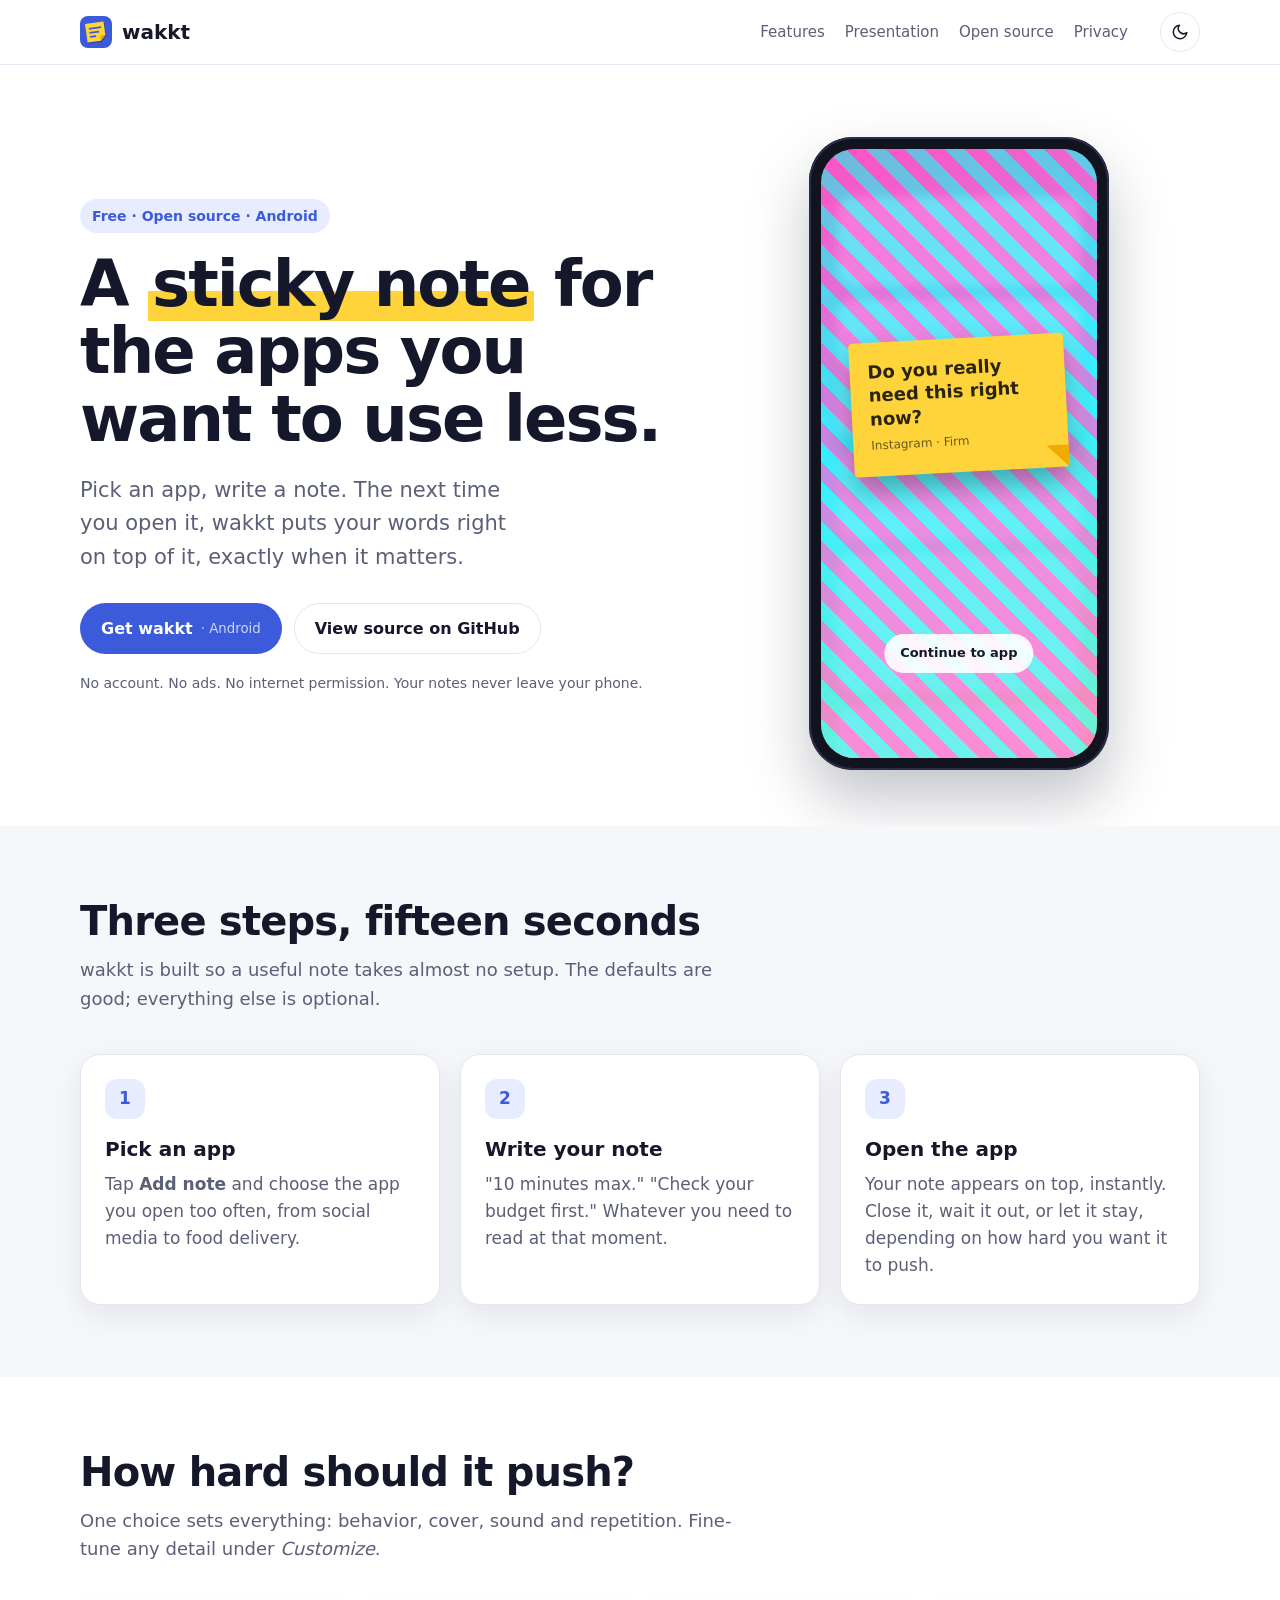
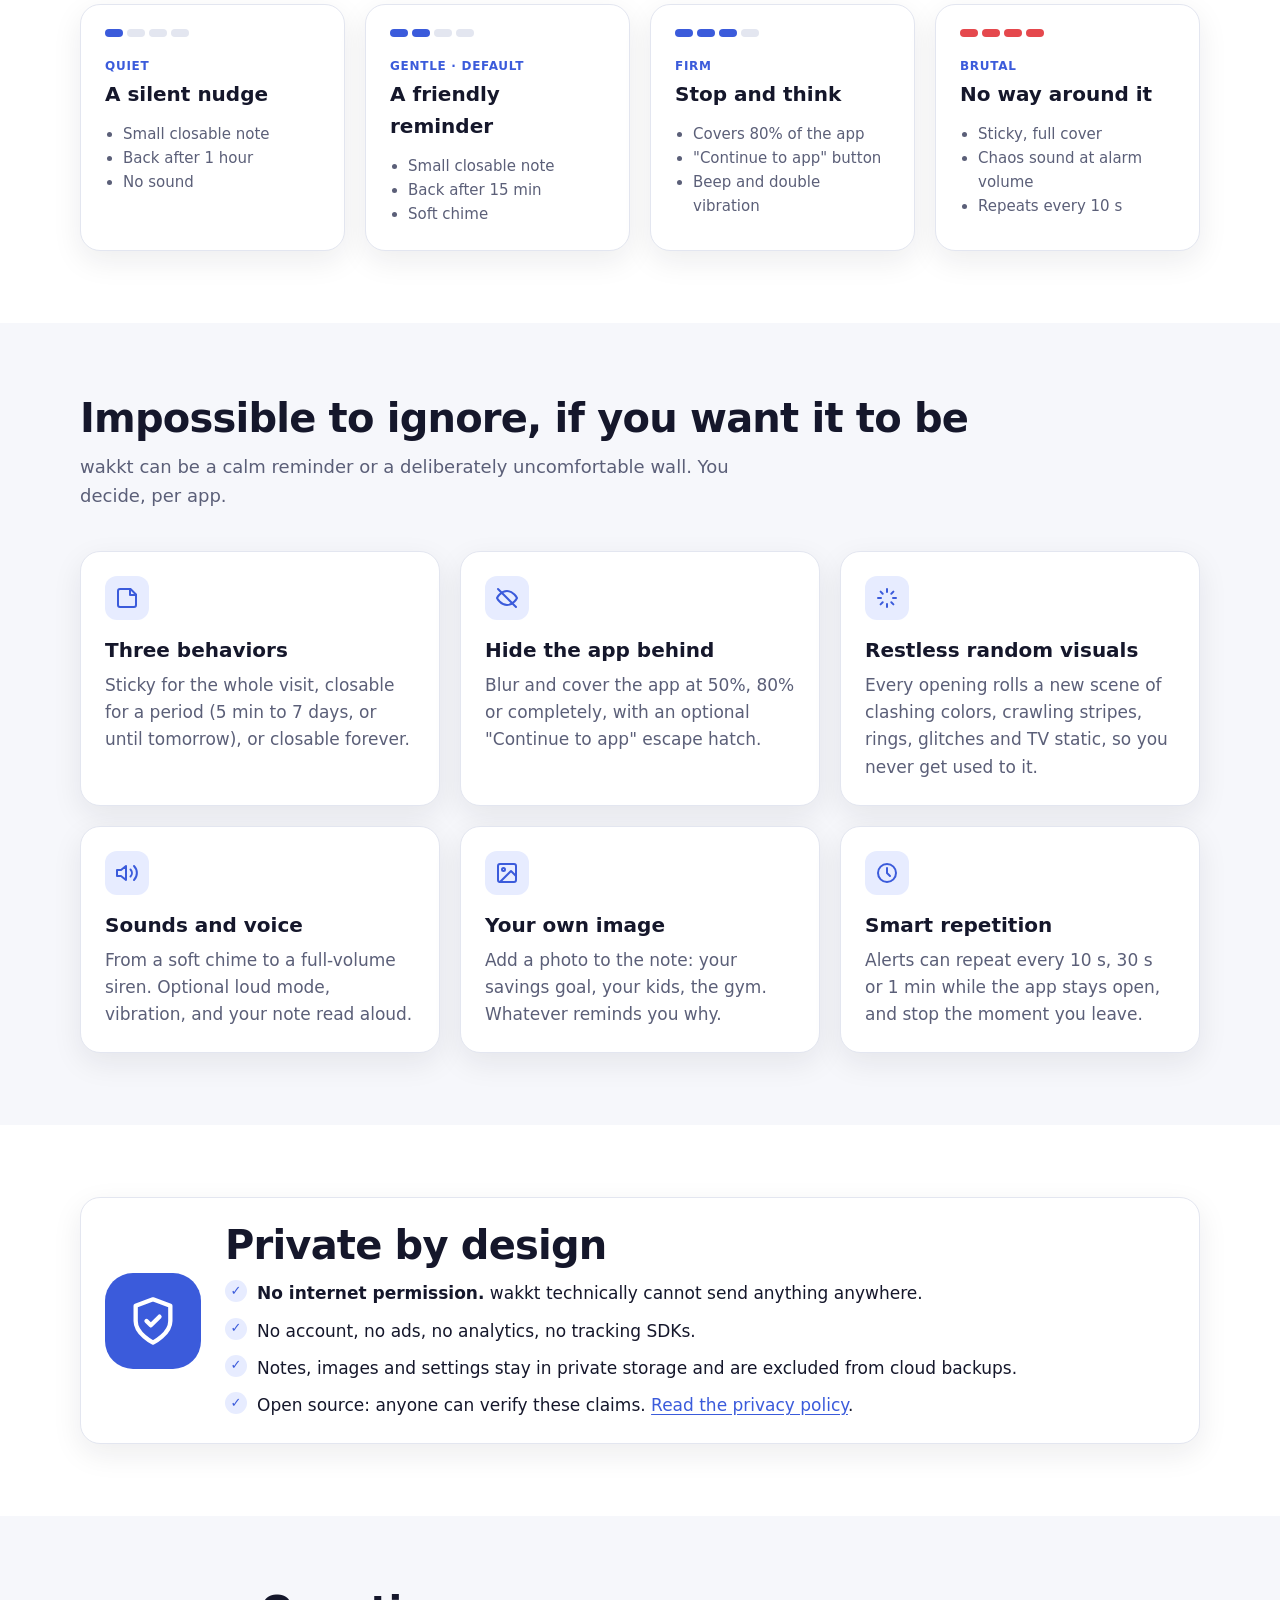
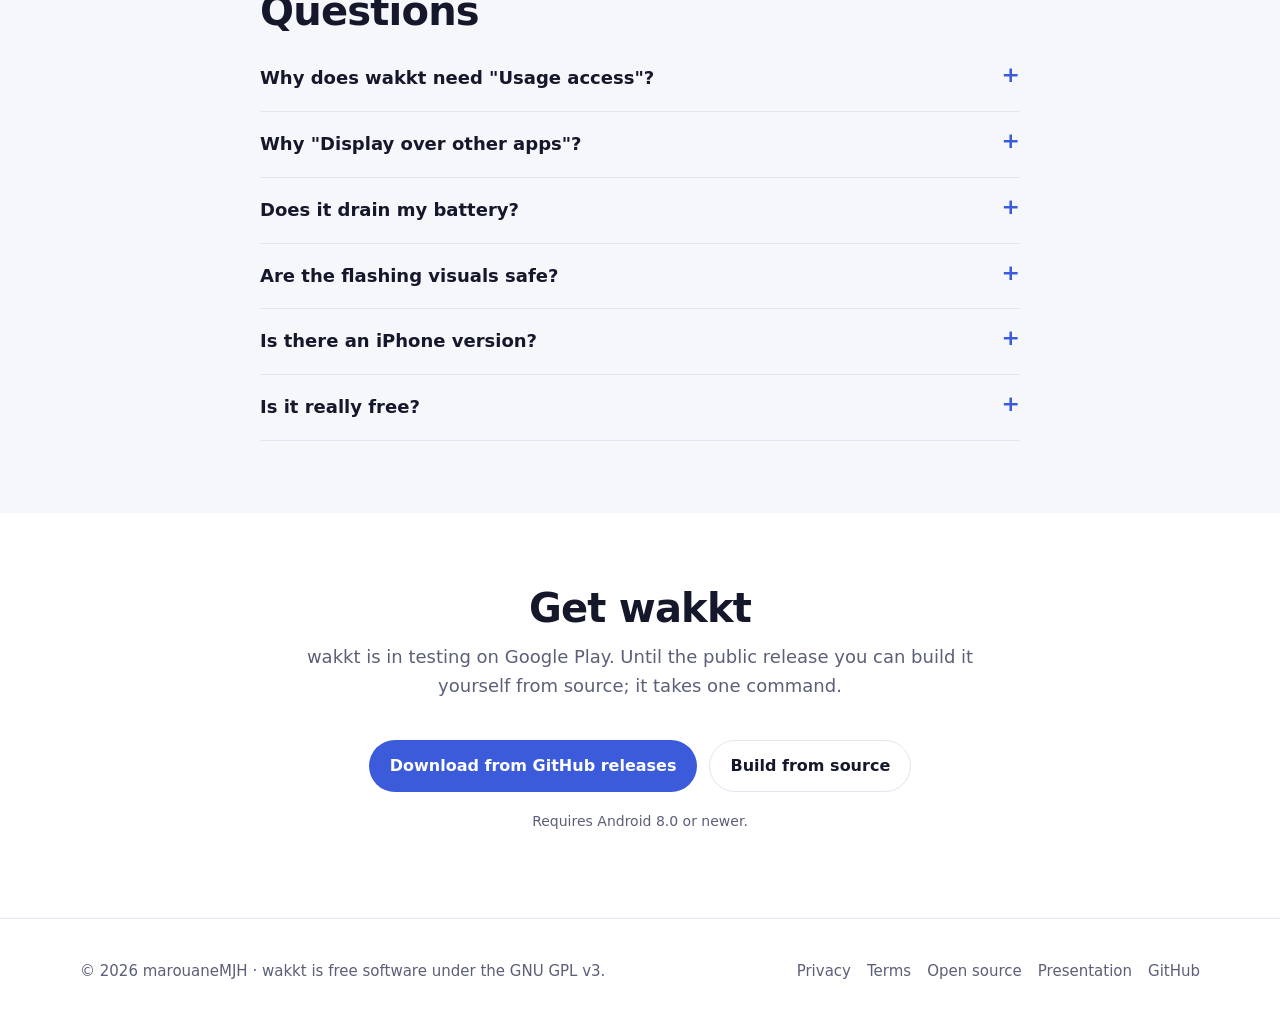
<file: docs/index.html>
<!doctype html>
<html lang="en">
<head>
<meta charset="utf-8">
<meta name="viewport" content="width=device-width, initial-scale=1">
<title>wakkt – a sticky note for the apps you want to use less</title>
<meta name="description" content="wakkt shows your own note the moment you open an app you chose. Free, open source and private: no internet permission, no tracking.">
<meta name="color-scheme" content="light dark">
<meta name="theme-color" content="#3b5bdb">
<meta property="og:type" content="website">
<meta property="og:title" content="wakkt – a sticky note for the apps you want to use less">
<meta property="og:description" content="wakkt shows your own note the moment you open an app you chose. Free, open source and private: no internet permission, no tracking.">
<meta property="og:image" content="assets/og-image.png">
<link rel="icon" href="assets/icon.svg" type="image/svg+xml">
<link rel="apple-touch-icon" href="assets/icon-512.png">
<link rel="stylesheet" href="assets/style.css">
<script src="assets/site.js"></script>
</head>
<body>
<a class="skip-link" href="#main">Skip to content</a>
<header class="site-header">
  <div class="wrap">
    <a class="brand" href="index.html"><img src="assets/icon.svg" alt="" width="32" height="32">wakkt</a>
    <nav class="nav" aria-label="Main">
      <a href="index.html#features" class="hide-sm">Features</a>
      <a href="presentation.html">Presentation</a>
      <a href="open-source.html">Open source</a>
      <a href="privacy.html" class="hide-sm">Privacy</a>
    </nav>
    <button class="theme-toggle" type="button" aria-label="Toggle dark mode"><svg viewBox="0 0 24 24" fill="none" stroke="currentColor" stroke-width="2" stroke-linecap="round" stroke-linejoin="round" aria-hidden="true"><path d="M21 12.8A9 9 0 1 1 11.2 3a7 7 0 0 0 9.8 9.8z"/></svg></button>
  </div>
</header>
<main id="main">

<section class="hero">
  <div class="wrap">
    <div>
      <span class="eyebrow">Free · Open source · Android</span>
      <h1>A <span class="hl">sticky note</span> for the apps you want to use less.</h1>
      <p class="lead">Pick an app, write a note. The next time you open it, wakkt puts your words right on top of it, exactly when it matters.</p>
      <div class="cta">
        <a class="btn btn-primary" href="#get">Get wakkt <small>· Android</small></a>
        <a class="btn btn-ghost" href="https://github.com/marouaneMJH/wakkt">View source on GitHub</a>
      </div>
      <p class="meta">No account. No ads. No internet permission. Your notes never leave your phone.</p>
    </div>
    <div aria-hidden="true">
      <div class="phone">
        <div class="screen">
          <div class="feed"><span></span><span></span><span></span><span></span><span></span></div>
          <div class="chaos"></div>
          <div class="sticky">Do you really need this right now?<small>Instagram · Firm</small></div>
          <div class="continue">Continue to app</div>
        </div>
      </div>
    </div>
  </div>
</section>

<section id="how" class="alt">
  <div class="wrap">
    <h2>Three steps, fifteen seconds</h2>
    <p class="section-lead">wakkt is built so a useful note takes almost no setup. The defaults are good; everything else is optional.</p>
    <div class="grid grid-3">
      <div class="card"><div class="step-n">1</div><h3>Pick an app</h3><p>Tap <strong>Add note</strong> and choose the app you open too often, from social media to food delivery.</p></div>
      <div class="card"><div class="step-n">2</div><h3>Write your note</h3><p>"10 minutes max." "Check your budget first." Whatever you need to read at that moment.</p></div>
      <div class="card"><div class="step-n">3</div><h3>Open the app</h3><p>Your note appears on top, instantly. Close it, wait it out, or let it stay, depending on how hard you want it to push.</p></div>
    </div>
  </div>
</section>

<section id="intensity">
  <div class="wrap">
    <h2>How hard should it push?</h2>
    <p class="section-lead">One choice sets everything: behavior, cover, sound and repetition. Fine-tune any detail under <em>Customize</em>.</p>
    <div class="grid grid-4">
      <div class="card preset"><div class="level"><i class="on"></i><i></i><i></i><i></i></div><span class="badge">Quiet</span><h3>A silent nudge</h3><ul><li>Small closable note</li><li>Back after 1 hour</li><li>No sound</li></ul></div>
      <div class="card preset"><div class="level"><i class="on"></i><i class="on"></i><i></i><i></i></div><span class="badge">Gentle · default</span><h3>A friendly reminder</h3><ul><li>Small closable note</li><li>Back after 15 min</li><li>Soft chime</li></ul></div>
      <div class="card preset"><div class="level"><i class="on"></i><i class="on"></i><i class="on"></i><i></i></div><span class="badge">Firm</span><h3>Stop and think</h3><ul><li>Covers 80% of the app</li><li>"Continue to app" button</li><li>Beep and double vibration</li></ul></div>
      <div class="card preset brutal"><div class="level"><i class="on"></i><i class="on"></i><i class="on"></i><i class="on"></i></div><span class="badge">Brutal</span><h3>No way around it</h3><ul><li>Sticky, full cover</li><li>Chaos sound at alarm volume</li><li>Repeats every 10 s</li></ul></div>
    </div>
  </div>
</section>

<section id="features" class="alt">
  <div class="wrap">
    <h2>Impossible to ignore, if you want it to be</h2>
    <p class="section-lead">wakkt can be a calm reminder or a deliberately uncomfortable wall. You decide, per app.</p>
    <div class="grid grid-3">
      <div class="card"><div class="icon"><svg viewBox="0 0 24 24" fill="none" stroke="currentColor" stroke-width="2" stroke-linecap="round" stroke-linejoin="round" aria-hidden="true"><path d="M15.5 3H5a2 2 0 0 0-2 2v14a2 2 0 0 0 2 2h14a2 2 0 0 0 2-2V8.5L15.5 3z"/><path d="M15 3v6h6"/></svg></div><h3>Three behaviors</h3><p>Sticky for the whole visit, closable for a period (5 min to 7 days, or until tomorrow), or closable forever.</p></div>
      <div class="card"><div class="icon"><svg viewBox="0 0 24 24" fill="none" stroke="currentColor" stroke-width="2" stroke-linecap="round" stroke-linejoin="round" aria-hidden="true"><path d="M2 12s3.5-7 10-7 10 7 10 7-3.5 7-10 7S2 12 2 12z"/><path d="M3 3l18 18"/></svg></div><h3>Hide the app behind</h3><p>Blur and cover the app at 50%, 80% or completely, with an optional "Continue to app" escape hatch.</p></div>
      <div class="card"><div class="icon"><svg viewBox="0 0 24 24" fill="none" stroke="currentColor" stroke-width="2" stroke-linecap="round" stroke-linejoin="round" aria-hidden="true"><path d="M12 3v3M12 18v3M3 12h3M18 12h3M5.6 5.6l2.1 2.1M16.3 16.3l2.1 2.1M5.6 18.4l2.1-2.1M16.3 7.7l2.1-2.1"/></svg></div><h3>Restless random visuals</h3><p>Every opening rolls a new scene of clashing colors, crawling stripes, rings, glitches and TV static, so you never get used to it.</p></div>
      <div class="card"><div class="icon"><svg viewBox="0 0 24 24" fill="none" stroke="currentColor" stroke-width="2" stroke-linecap="round" stroke-linejoin="round" aria-hidden="true"><path d="M11 5L6 9H2v6h4l5 4V5z"/><path d="M15.5 8.5a5 5 0 0 1 0 7M19 5a10 10 0 0 1 0 14"/></svg></div><h3>Sounds and voice</h3><p>From a soft chime to a full-volume siren. Optional loud mode, vibration, and your note read aloud.</p></div>
      <div class="card"><div class="icon"><svg viewBox="0 0 24 24" fill="none" stroke="currentColor" stroke-width="2" stroke-linecap="round" stroke-linejoin="round" aria-hidden="true"><rect x="3" y="3" width="18" height="18" rx="2"/><circle cx="8.5" cy="8.5" r="1.5"/><path d="M21 15l-5-5L5 21"/></svg></div><h3>Your own image</h3><p>Add a photo to the note: your savings goal, your kids, the gym. Whatever reminds you why.</p></div>
      <div class="card"><div class="icon"><svg viewBox="0 0 24 24" fill="none" stroke="currentColor" stroke-width="2" stroke-linecap="round" stroke-linejoin="round" aria-hidden="true"><circle cx="12" cy="12" r="9"/><path d="M12 7v5l3 3"/></svg></div><h3>Smart repetition</h3><p>Alerts can repeat every 10 s, 30 s or 1 min while the app stays open, and stop the moment you leave.</p></div>
    </div>
  </div>
</section>

<section id="privacy">
  <div class="wrap">
    <div class="card privacy-box">
      <div class="shield" aria-hidden="true"><svg viewBox="0 0 24 24" fill="none" stroke="currentColor" stroke-width="2" stroke-linecap="round" stroke-linejoin="round"><path d="M12 22s8-4 8-10V5l-8-3-8 3v7c0 6 8 10 8 10z"/><path d="M9 12l2 2 4-4"/></svg></div>
      <div>
        <h2>Private by design</h2>
        <ul class="checks">
          <li><strong>No internet permission.</strong> wakkt technically cannot send anything anywhere.</li>
          <li>No account, no ads, no analytics, no tracking SDKs.</li>
          <li>Notes, images and settings stay in private storage and are excluded from cloud backups.</li>
          <li>Open source: anyone can verify these claims. <a href="privacy.html">Read the privacy policy</a>.</li>
        </ul>
      </div>
    </div>
  </div>
</section>

<section id="faq" class="alt">
  <div class="narrow">
    <h2>Questions</h2>
    <details><summary>Why does wakkt need "Usage access"?</summary><p>To know which app is on screen, so the right note appears at the right moment. wakkt only checks the current app; it doesn't record or analyze your usage history.</p></details>
    <details><summary>Why "Display over other apps"?</summary><p>That's how the note is drawn on top of the app you open. Without it, wakkt can't show anything.</p></details>
    <details><summary>Does it drain my battery?</summary><p>wakkt checks the foreground app twice a second while the screen is on and pauses when it's off. Animations only run while a note is visible. If your phone kills background apps aggressively, exclude wakkt from battery optimization (Settings in the app explains how).</p></details>
    <details><summary>Are the flashing visuals safe?</summary><p>The visuals are designed to be unpleasant, not dangerous: nothing strobes, colors drift smoothly, and every pattern changes at most 2.5 times per second, below the 3-per-second limit in seizure-safety guidelines. If any visual makes you uncomfortable, choose the Quiet or Gentle intensity.</p></details>
    <details><summary>Is there an iPhone version?</summary><p>No. iOS doesn't allow apps to draw over other apps or detect which app is open, so wakkt can't work there.</p></details>
    <details><summary>Is it really free?</summary><p>Yes. wakkt is free software under the GNU GPL v3. No in-app purchases, no ads, no premium tier.</p></details>
  </div>
</section>

<section id="get">
  <div class="wrap" style="text-align:center">
    <h2>Get wakkt</h2>
    <p class="section-lead" style="margin-inline:auto">wakkt is in testing on Google Play. Until the public release you can build it yourself from source; it takes one command.</p>
    <div class="cta" style="justify-content:center">
      <a class="btn btn-primary" href="https://github.com/marouaneMJH/wakkt/releases">Download from GitHub releases</a>
      <a class="btn btn-ghost" href="open-source.html#build">Build from source</a>
    </div>
    <p class="meta">Requires Android 8.0 or newer.</p>
  </div>
</section>
</main>
<footer class="site-footer">
  <div class="wrap">
    <div>© <span data-year>2026</span> marouaneMJH · wakkt is free software under the <a href="open-source.html#license">GNU GPL v3</a>.</div>
    <nav aria-label="Footer">
      <a href="privacy.html">Privacy</a>
      <a href="terms.html">Terms</a>
      <a href="open-source.html">Open source</a>
      <a href="presentation.html">Presentation</a>
      <a href="https://github.com/marouaneMJH/wakkt">GitHub</a>
    </nav>
  </div>
</footer>
</body>
</html>
</file>
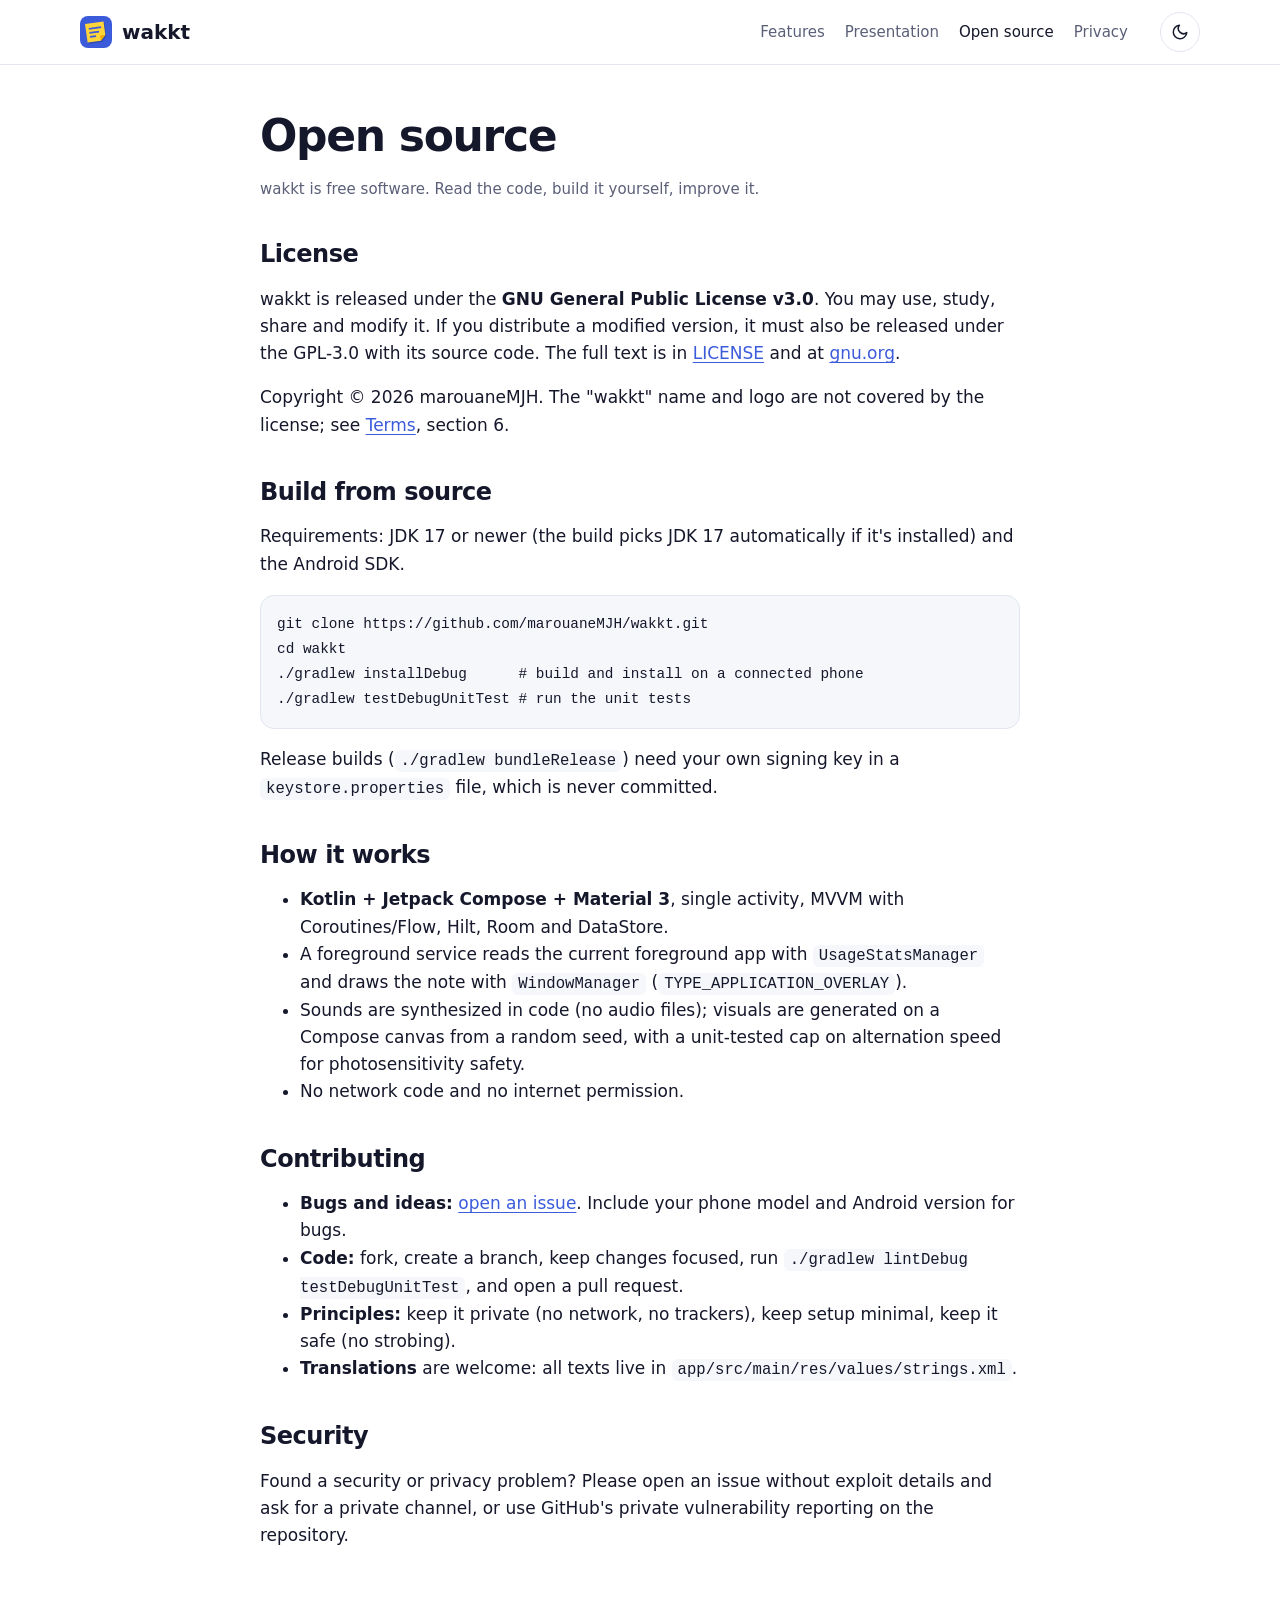
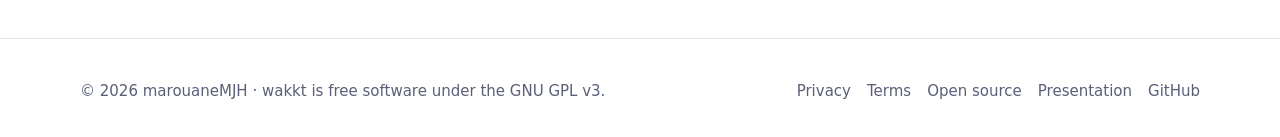
<file: docs/open-source.html>
<!doctype html>
<html lang="en">
<head>
<meta charset="utf-8">
<meta name="viewport" content="width=device-width, initial-scale=1">
<title>Open source – wakkt</title>
<meta name="description" content="wakkt is free software under the GNU GPL v3. Build it, audit it, contribute.">
<meta name="color-scheme" content="light dark">
<meta name="theme-color" content="#3b5bdb">
<meta property="og:type" content="website">
<meta property="og:title" content="Open source – wakkt">
<meta property="og:description" content="wakkt is free software under the GNU GPL v3. Build it, audit it, contribute.">
<meta property="og:image" content="assets/og-image.png">
<link rel="icon" href="assets/icon.svg" type="image/svg+xml">
<link rel="apple-touch-icon" href="assets/icon-512.png">
<link rel="stylesheet" href="assets/style.css">
<script src="assets/site.js"></script>
</head>
<body>
<a class="skip-link" href="#main">Skip to content</a>
<header class="site-header">
  <div class="wrap">
    <a class="brand" href="index.html"><img src="assets/icon.svg" alt="" width="32" height="32">wakkt</a>
    <nav class="nav" aria-label="Main">
      <a href="index.html#features" class="hide-sm">Features</a>
      <a href="presentation.html">Presentation</a>
      <a href="open-source.html" aria-current="page">Open source</a>
      <a href="privacy.html" class="hide-sm">Privacy</a>
    </nav>
    <button class="theme-toggle" type="button" aria-label="Toggle dark mode"><svg viewBox="0 0 24 24" fill="none" stroke="currentColor" stroke-width="2" stroke-linecap="round" stroke-linejoin="round" aria-hidden="true"><path d="M21 12.8A9 9 0 1 1 11.2 3a7 7 0 0 0 9.8 9.8z"/></svg></button>
  </div>
</header>
<main id="main">

<article class="doc narrow">
  <h1>Open source</h1>
  <p class="updated">wakkt is free software. Read the code, build it yourself, improve it.</p>

  <h2 id="license">License</h2>
  <p>wakkt is released under the <strong>GNU General Public License v3.0</strong>. You may use, study, share and modify it. If you distribute a modified version, it must also be released under the GPL-3.0 with its source code. The full text is in <a href="https://github.com/marouaneMJH/wakkt/blob/main/LICENSE">LICENSE</a> and at <a href="https://www.gnu.org/licenses/gpl-3.0.html">gnu.org</a>.</p>
  <p>Copyright © 2026 marouaneMJH. The "wakkt" name and logo are not covered by the license; see <a href="terms.html">Terms</a>, section 6.</p>

  <h2 id="build">Build from source</h2>
  <p>Requirements: JDK 17 or newer (the build picks JDK 17 automatically if it's installed) and the Android SDK.</p>
<pre><code>git clone https://github.com/marouaneMJH/wakkt.git
cd wakkt
./gradlew installDebug      # build and install on a connected phone
./gradlew testDebugUnitTest # run the unit tests</code></pre>
  <p>Release builds (<code>./gradlew bundleRelease</code>) need your own signing key in a <code>keystore.properties</code> file, which is never committed.</p>

  <h2>How it works</h2>
  <ul>
    <li><strong>Kotlin + Jetpack Compose + Material 3</strong>, single activity, MVVM with Coroutines/Flow, Hilt, Room and DataStore.</li>
    <li>A foreground service reads the current foreground app with <code>UsageStatsManager</code> and draws the note with <code>WindowManager</code> (<code>TYPE_APPLICATION_OVERLAY</code>).</li>
    <li>Sounds are synthesized in code (no audio files); visuals are generated on a Compose canvas from a random seed, with a unit-tested cap on alternation speed for photosensitivity safety.</li>
    <li>No network code and no internet permission.</li>
  </ul>

  <h2>Contributing</h2>
  <ul>
    <li><strong>Bugs and ideas:</strong> <a href="https://github.com/marouaneMJH/wakkt/issues">open an issue</a>. Include your phone model and Android version for bugs.</li>
    <li><strong>Code:</strong> fork, create a branch, keep changes focused, run <code>./gradlew lintDebug testDebugUnitTest</code>, and open a pull request.</li>
    <li><strong>Principles:</strong> keep it private (no network, no trackers), keep setup minimal, keep it safe (no strobing).</li>
    <li><strong>Translations</strong> are welcome: all texts live in <code>app/src/main/res/values/strings.xml</code>.</li>
  </ul>

  <h2>Security</h2>
  <p>Found a security or privacy problem? Please open an issue without exploit details and ask for a private channel, or use GitHub's private vulnerability reporting on the repository.</p>
</article>
</main>
<footer class="site-footer">
  <div class="wrap">
    <div>© <span data-year>2026</span> marouaneMJH · wakkt is free software under the <a href="open-source.html#license">GNU GPL v3</a>.</div>
    <nav aria-label="Footer">
      <a href="privacy.html">Privacy</a>
      <a href="terms.html">Terms</a>
      <a href="open-source.html">Open source</a>
      <a href="presentation.html">Presentation</a>
      <a href="https://github.com/marouaneMJH/wakkt">GitHub</a>
    </nav>
  </div>
</footer>
</body>
</html>
</file>
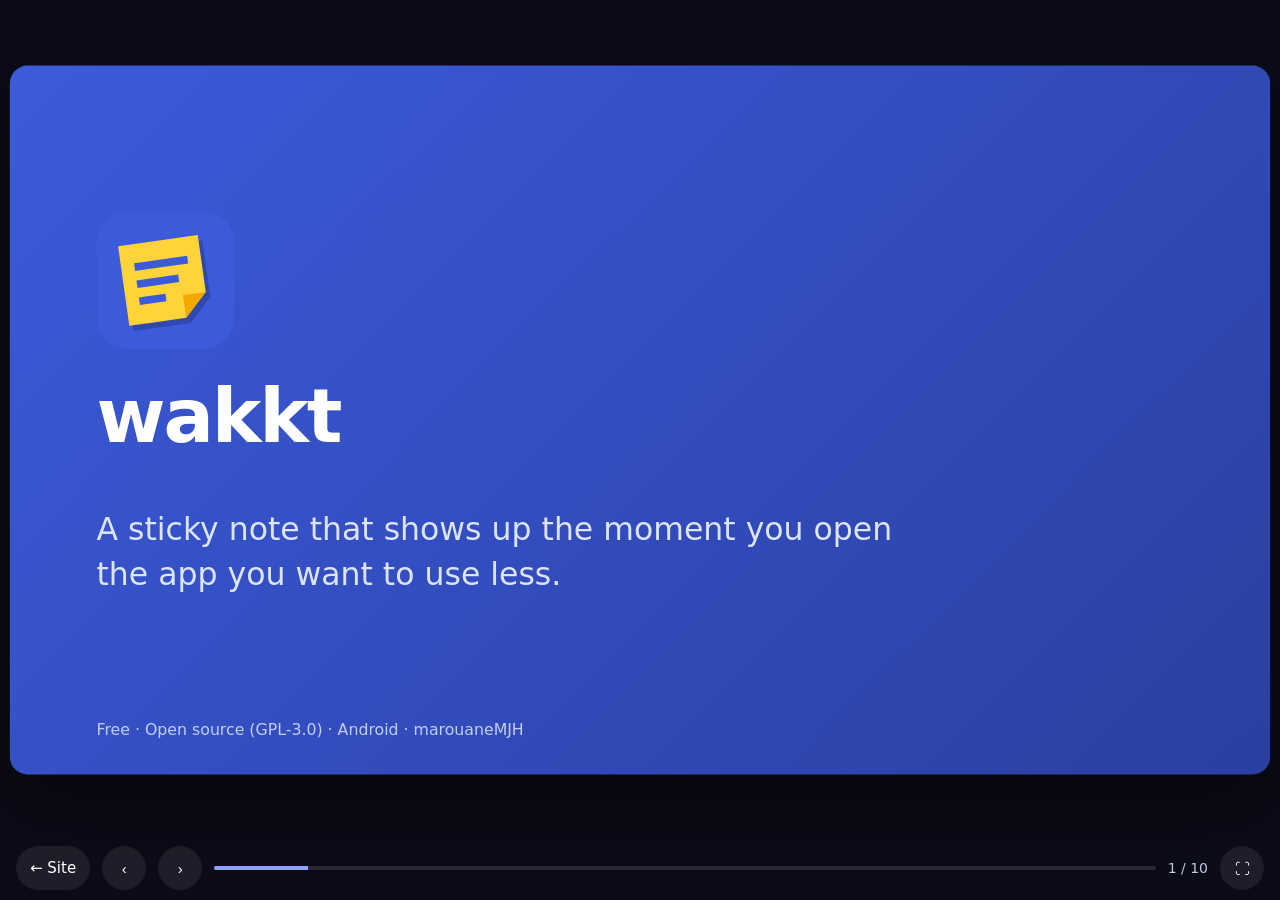
<file: docs/presentation.html>
<!doctype html>
<html lang="en">
<head>
<meta charset="utf-8">
<meta name="viewport" content="width=device-width, initial-scale=1">
<title>wakkt – presentation</title>
<meta name="description" content="A 10-slide presentation of wakkt, the open-source sticky note for the apps you want to use less.">
<meta name="color-scheme" content="light dark">
<link rel="icon" href="assets/icon.svg" type="image/svg+xml">
<link rel="stylesheet" href="assets/style.css">
<link rel="stylesheet" href="assets/deck.css">
<script src="assets/site.js"></script>
<script src="assets/deck.js"></script>
</head>
<body class="deck">
<main class="deck-stage" aria-roledescription="carousel" aria-label="wakkt presentation">
<section class="slide cover" aria-roledescription="slide" aria-label="1 of 10">
<img class="logo" src="assets/icon.svg" alt="">
<h1>wakkt</h1>
<p>A sticky note that shows up the moment you open<br>the app you want to use less.</p>
<div class="foot">Free · Open source (GPL-3.0) · Android · marouaneMJH</div>
</section>
<section class="slide " aria-roledescription="slide" aria-label="2 of 10">
<div class="kicker">The problem</div>
<h2>We open apps on autopilot.</h2>
<ul><li>Thumb goes to Instagram before the brain decides.</li>
<li>Screen-time reports arrive <strong>after</strong> the damage is done.</li>
<li>App blockers are all-or-nothing, so people turn them off.</li></ul>
</section>
<section class="slide " aria-roledescription="slide" aria-label="3 of 10">
<div class="kicker">The idea</div>
<h2>Interrupt the habit at the exact moment.</h2>
<div class="big-note">Do you really need this right now?</div>
<p>Your own words, on top of the app, the second it opens. No lecture, no lockout, just a pause you wrote for yourself.</p>
</section>
<section class="slide " aria-roledescription="slide" aria-label="4 of 10">
<div class="kicker">How it works</div>
<h2>Three steps, fifteen seconds.</h2>
<div class="cols" style="--n:3">
<div class="tile"><h3>1. Pick an app</h3><p>Tap “Add note”, search, tap.</p></div>
<div class="tile"><h3>2. Write the note</h3><p>Good defaults. Nothing else is required.</p></div>
<div class="tile"><h3>3. Open the app</h3><p>The note appears on top, instantly.</p></div></div>
</section>
<section class="slide " aria-roledescription="slide" aria-label="5 of 10">
<div class="kicker">One choice</div>
<h2>How hard should it push?</h2>
<div class="cols" style="--n:4">
<div class="tile"><h3>Quiet</h3><p>Silent note, back in 1 h.</p></div>
<div class="tile"><h3>Gentle</h3><p>Chime, back in 15 min. Default.</p></div>
<div class="tile"><h3>Firm</h3><p>Covers 80%, beep, “Continue to app”.</p></div>
<div class="tile"><h3>Brutal</h3><p>Sticky, full cover, alarm, repeats.</p></div></div>
<p style="margin-top:28px">Every detail stays adjustable under “Customize”.</p>
</section>
<section class="slide " aria-roledescription="slide" aria-label="6 of 10">
<div class="kicker">Impossible to ignore</div>
<h2>Designed so you never get used to it.</h2>
<ul><li><strong>Random visuals</strong> every opening: clashing colors, crawling patterns, glitches, TV static.</li>
<li><strong>Hide the app</strong> behind the note at 50%, 80% or completely.</li>
<li><strong>Sounds and voice</strong>: from a chime to a siren; the note read aloud; vibration; repeat.</li>
<li><strong>Safe by design</strong>: no strobing, capped at 2.5 changes per second (tested).</li></ul>
</section>
<section class="slide " aria-roledescription="slide" aria-label="7 of 10">
<div class="kicker">Privacy</div>
<h2>Private by design, not by promise.</h2>
<ul><li><strong>No internet permission</strong>: the app cannot send data anywhere.</li>
<li>No account, ads, analytics or trackers.</li>
<li>Data stays in private storage, excluded from cloud backups.</li>
<li>Open source, so anyone can verify it.</li></ul>
</section>
<section class="slide " aria-roledescription="slide" aria-label="8 of 10">
<div class="kicker">Under the hood</div>
<h2>Modern, small, native.</h2>
<div class="cols" style="--n:2">
<div class="tile"><h3>App</h3><p>Kotlin · Jetpack Compose · Material 3 · Hilt · Room · DataStore · Coroutines/Flow</p></div>
<div class="tile"><h3>Platform</h3><p>Usage access to detect the app · overlay window to draw the note · foreground service</p></div>
<div class="tile"><h3>Media</h3><p>Sounds synthesized in code · visuals generated from a random seed</p></div>
<div class="tile"><h3>Quality</h3><p>Unit-tested rules and safety caps · R8-shrunk release · Android 8 to 16</p></div></div>
</section>
<section class="slide " aria-roledescription="slide" aria-label="9 of 10">
<div class="kicker">Open source</div>
<h2>Free software under the GPL-3.0.</h2>
<ul><li>Build it yourself with one command, audit every line.</li>
<li>Contributions welcome: bugs, ideas, translations, code.</li>
<li>Next: Google Play release, more languages, smarter schedules.</li></ul>
<p style="margin-top:24px"><strong>github.com/marouaneMJH/wakkt</strong></p>
</section>
<section class="slide cover" aria-roledescription="slide" aria-label="10 of 10">
<img class="logo" src="assets/icon.svg" alt="">
<h1>Thank you.</h1>
<p>Give your future self a note.</p>
<div class="foot">wakkt · Free and open source · GPL-3.0</div>
</section>
</main>
<div class="deck-ui">
  <a href="index.html" aria-label="Back to website">←&nbsp;Site</a>
  <button type="button" data-prev aria-label="Previous slide">‹</button>
  <button type="button" data-next aria-label="Next slide">›</button>
  <div class="progress" aria-hidden="true"><i></i></div>
  <span class="count" aria-live="polite"></span>
  <button type="button" data-full aria-label="Fullscreen (F)">⛶</button>
</div>
</body>
</html>
</file>
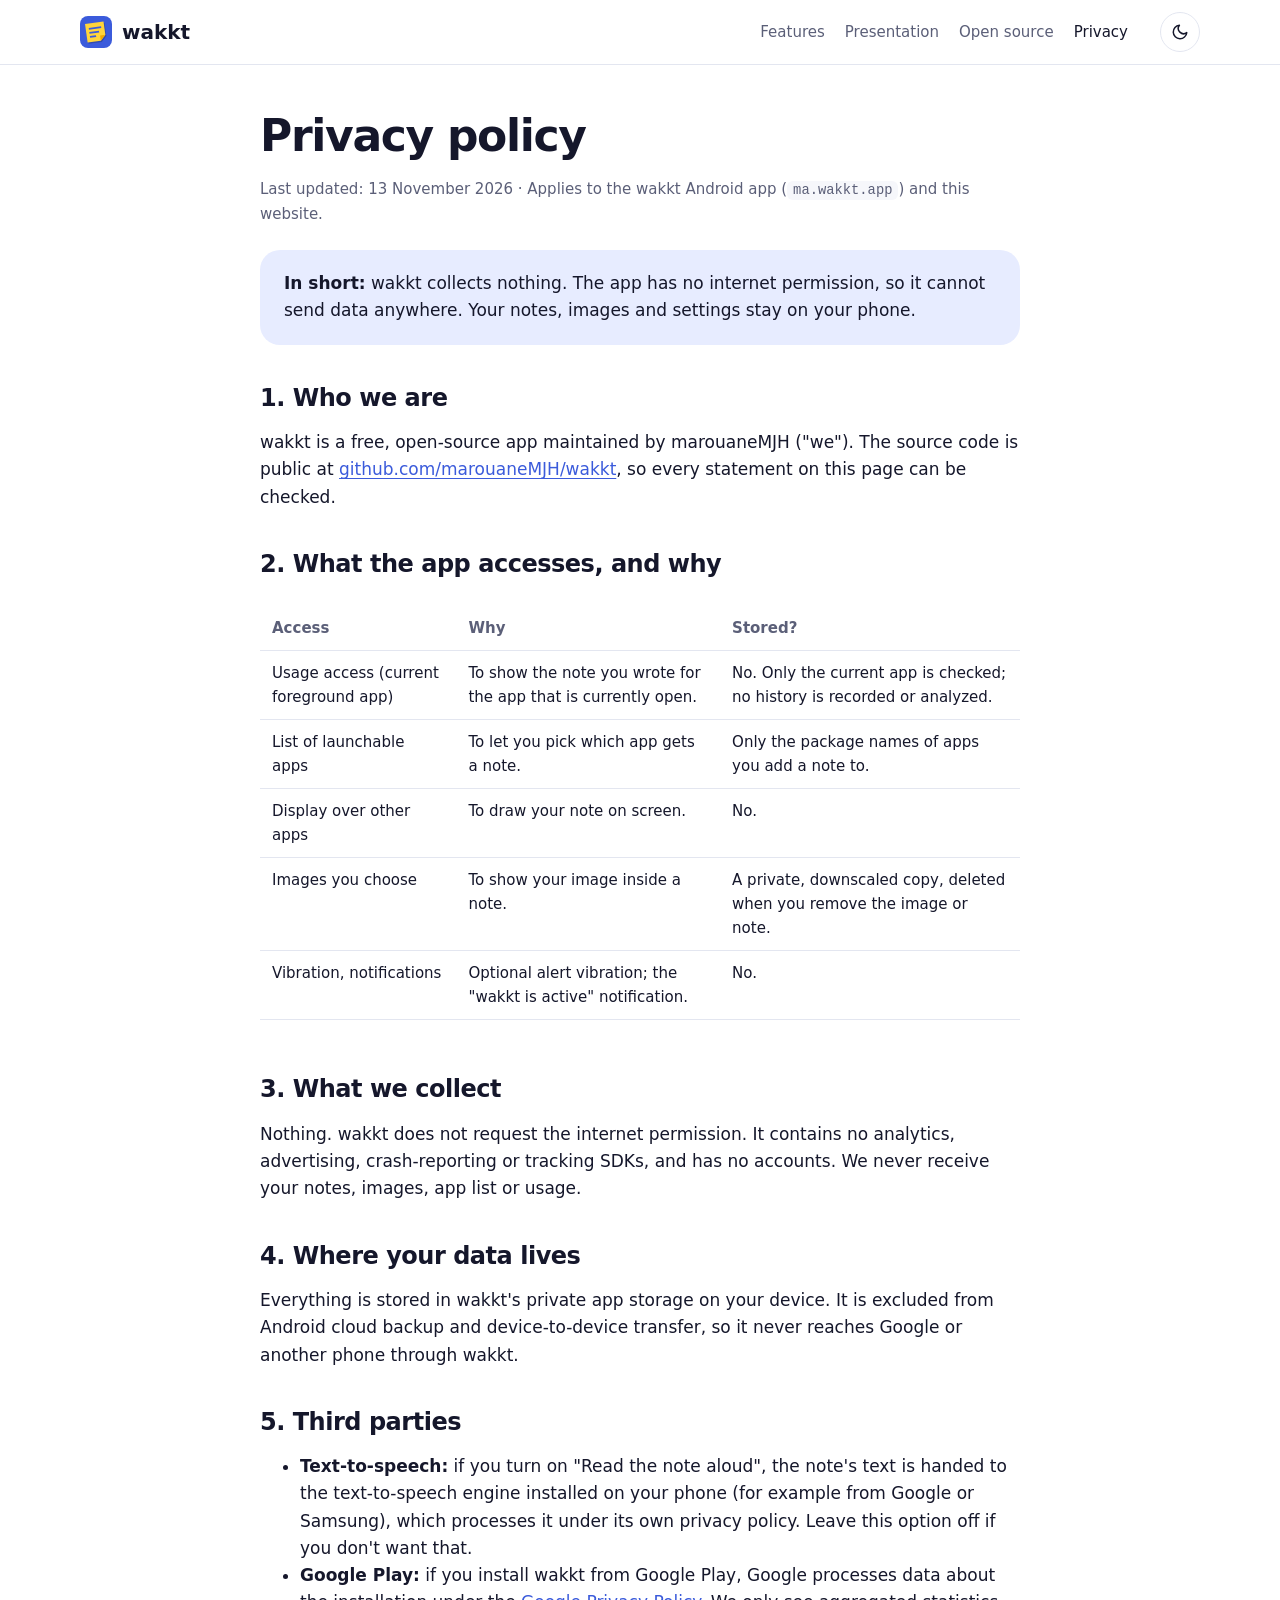
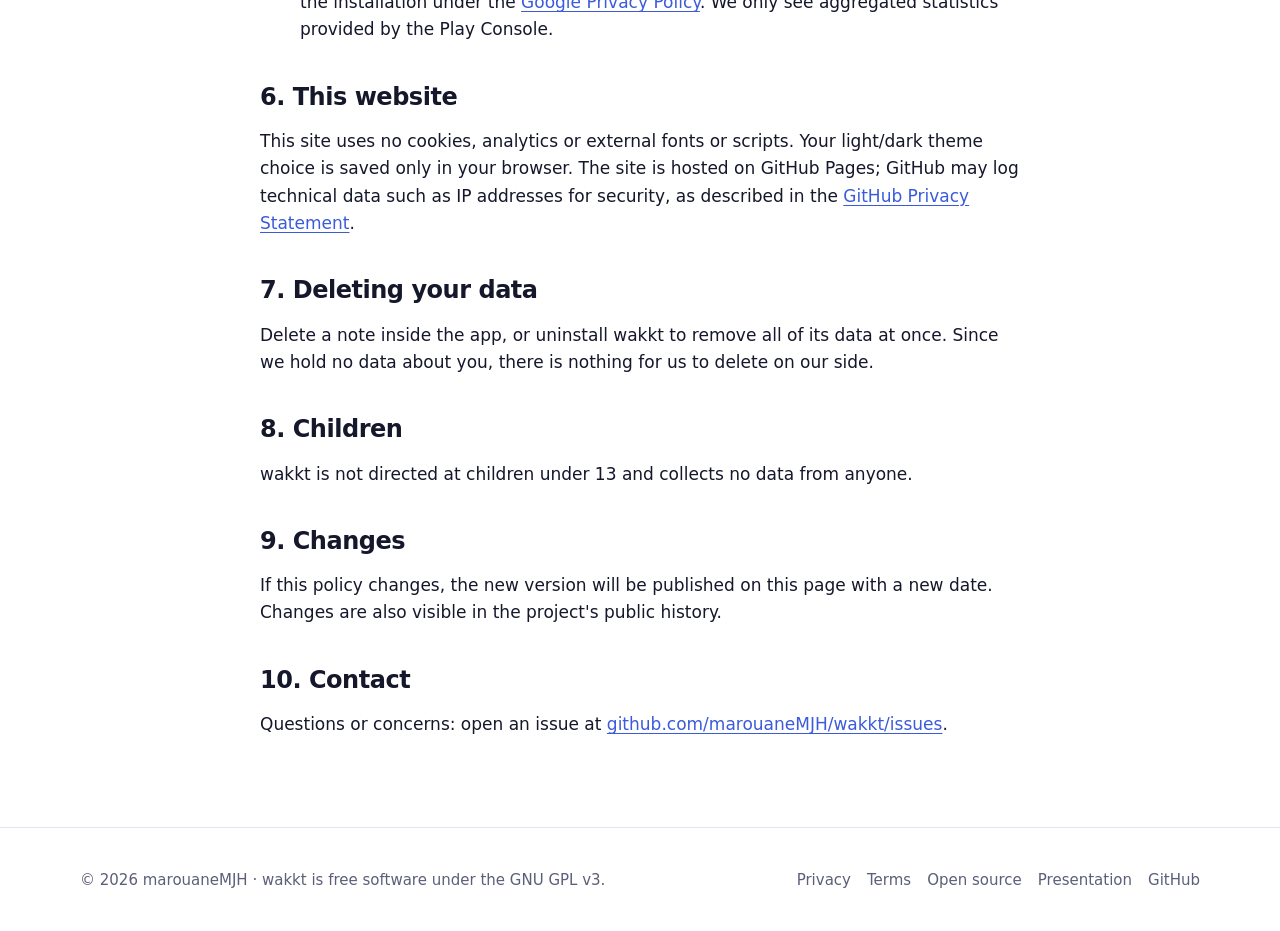
<file: docs/privacy.html>
<!doctype html>
<html lang="en">
<head>
<meta charset="utf-8">
<meta name="viewport" content="width=device-width, initial-scale=1">
<title>Privacy policy – wakkt</title>
<meta name="description" content="wakkt collects no personal data. It has no internet permission; notes stay on your device.">
<meta name="color-scheme" content="light dark">
<meta name="theme-color" content="#3b5bdb">
<meta property="og:type" content="website">
<meta property="og:title" content="Privacy policy – wakkt">
<meta property="og:description" content="wakkt collects no personal data. It has no internet permission; notes stay on your device.">
<meta property="og:image" content="assets/og-image.png">
<link rel="icon" href="assets/icon.svg" type="image/svg+xml">
<link rel="apple-touch-icon" href="assets/icon-512.png">
<link rel="stylesheet" href="assets/style.css">
<script src="assets/site.js"></script>
</head>
<body>
<a class="skip-link" href="#main">Skip to content</a>
<header class="site-header">
  <div class="wrap">
    <a class="brand" href="index.html"><img src="assets/icon.svg" alt="" width="32" height="32">wakkt</a>
    <nav class="nav" aria-label="Main">
      <a href="index.html#features" class="hide-sm">Features</a>
      <a href="presentation.html">Presentation</a>
      <a href="open-source.html">Open source</a>
      <a href="privacy.html" class="hide-sm" aria-current="page">Privacy</a>
    </nav>
    <button class="theme-toggle" type="button" aria-label="Toggle dark mode"><svg viewBox="0 0 24 24" fill="none" stroke="currentColor" stroke-width="2" stroke-linecap="round" stroke-linejoin="round" aria-hidden="true"><path d="M21 12.8A9 9 0 1 1 11.2 3a7 7 0 0 0 9.8 9.8z"/></svg></button>
  </div>
</header>
<main id="main">

<article class="doc narrow">
  <h1>Privacy policy</h1>
  <p class="updated">Last updated: 13 November 2026 · Applies to the wakkt Android app (<code>ma.wakkt.app</code>) and this website.</p>
  <div class="summary"><p><strong>In short:</strong> wakkt collects nothing. The app has no internet permission, so it cannot send data anywhere. Your notes, images and settings stay on your phone.</p></div>

  <h2>1. Who we are</h2>
  <p>wakkt is a free, open-source app maintained by marouaneMJH ("we"). The source code is public at <a href="https://github.com/marouaneMJH/wakkt">github.com/marouaneMJH/wakkt</a>, so every statement on this page can be checked.</p>

  <h2>2. What the app accesses, and why</h2>
  <div class="table-scroll"><table>
    <tr><th>Access</th><th>Why</th><th>Stored?</th></tr>
    <tr><td>Usage access (current foreground app)</td><td>To show the note you wrote for the app that is currently open.</td><td>No. Only the current app is checked; no history is recorded or analyzed.</td></tr>
    <tr><td>List of launchable apps</td><td>To let you pick which app gets a note.</td><td>Only the package names of apps you add a note to.</td></tr>
    <tr><td>Display over other apps</td><td>To draw your note on screen.</td><td>No.</td></tr>
    <tr><td>Images you choose</td><td>To show your image inside a note.</td><td>A private, downscaled copy, deleted when you remove the image or note.</td></tr>
    <tr><td>Vibration, notifications</td><td>Optional alert vibration; the "wakkt is active" notification.</td><td>No.</td></tr>
  </table></div>

  <h2>3. What we collect</h2>
  <p>Nothing. wakkt does not request the internet permission. It contains no analytics, advertising, crash-reporting or tracking SDKs, and has no accounts. We never receive your notes, images, app list or usage.</p>

  <h2>4. Where your data lives</h2>
  <p>Everything is stored in wakkt's private app storage on your device. It is excluded from Android cloud backup and device-to-device transfer, so it never reaches Google or another phone through wakkt.</p>

  <h2>5. Third parties</h2>
  <ul>
    <li><strong>Text-to-speech:</strong> if you turn on "Read the note aloud", the note's text is handed to the text-to-speech engine installed on your phone (for example from Google or Samsung), which processes it under its own privacy policy. Leave this option off if you don't want that.</li>
    <li><strong>Google Play:</strong> if you install wakkt from Google Play, Google processes data about the installation under the <a href="https://policies.google.com/privacy">Google Privacy Policy</a>. We only see aggregated statistics provided by the Play Console.</li>
  </ul>

  <h2>6. This website</h2>
  <p>This site uses no cookies, analytics or external fonts or scripts. Your light/dark theme choice is saved only in your browser. The site is hosted on GitHub Pages; GitHub may log technical data such as IP addresses for security, as described in the <a href="https://docs.github.com/en/site-policy/privacy-policies/github-general-privacy-statement">GitHub Privacy Statement</a>.</p>

  <h2>7. Deleting your data</h2>
  <p>Delete a note inside the app, or uninstall wakkt to remove all of its data at once. Since we hold no data about you, there is nothing for us to delete on our side.</p>

  <h2>8. Children</h2>
  <p>wakkt is not directed at children under 13 and collects no data from anyone.</p>

  <h2>9. Changes</h2>
  <p>If this policy changes, the new version will be published on this page with a new date. Changes are also visible in the project's public history.</p>

  <h2>10. Contact</h2>
  <p>Questions or concerns: open an issue at <a href="https://github.com/marouaneMJH/wakkt/issues">github.com/marouaneMJH/wakkt/issues</a>.</p>
</article>
</main>
<footer class="site-footer">
  <div class="wrap">
    <div>© <span data-year>2026</span> marouaneMJH · wakkt is free software under the <a href="open-source.html#license">GNU GPL v3</a>.</div>
    <nav aria-label="Footer">
      <a href="privacy.html">Privacy</a>
      <a href="terms.html">Terms</a>
      <a href="open-source.html">Open source</a>
      <a href="presentation.html">Presentation</a>
      <a href="https://github.com/marouaneMJH/wakkt">GitHub</a>
    </nav>
  </div>
</footer>
</body>
</html>
</file>
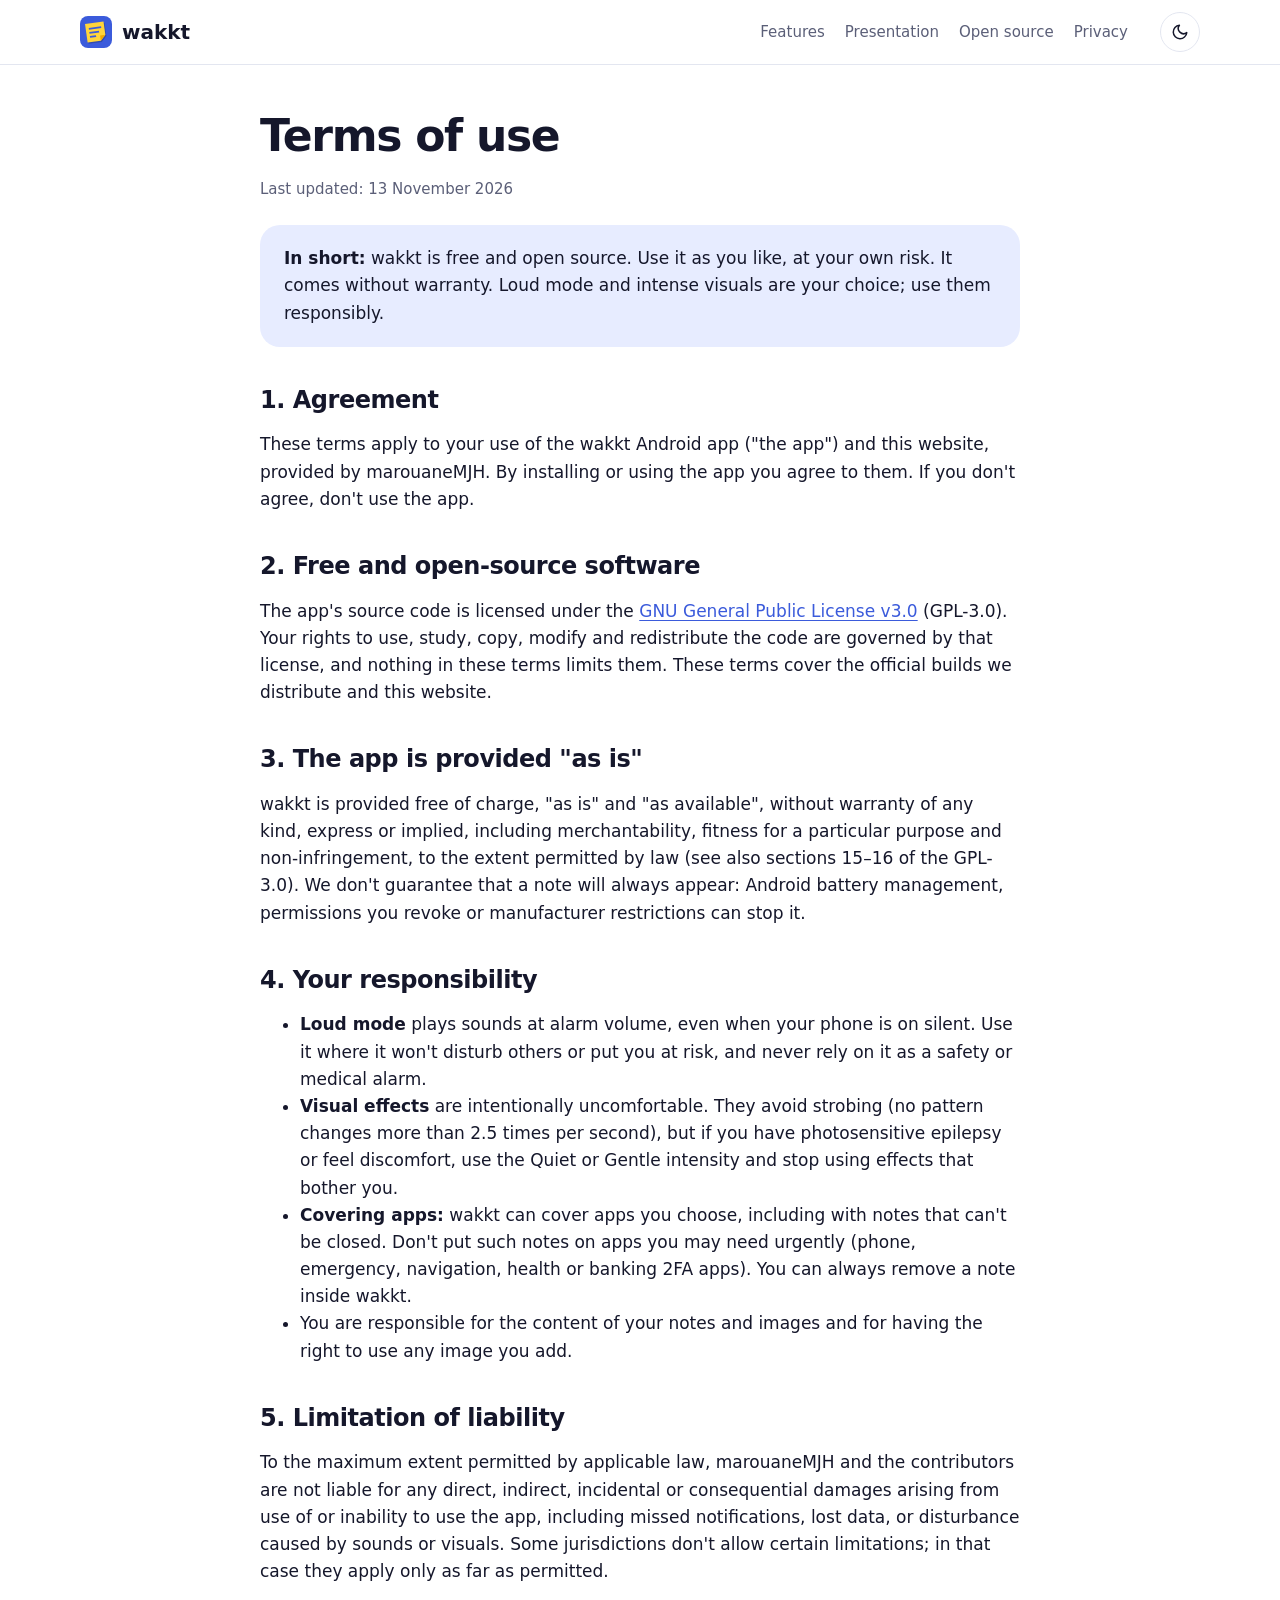
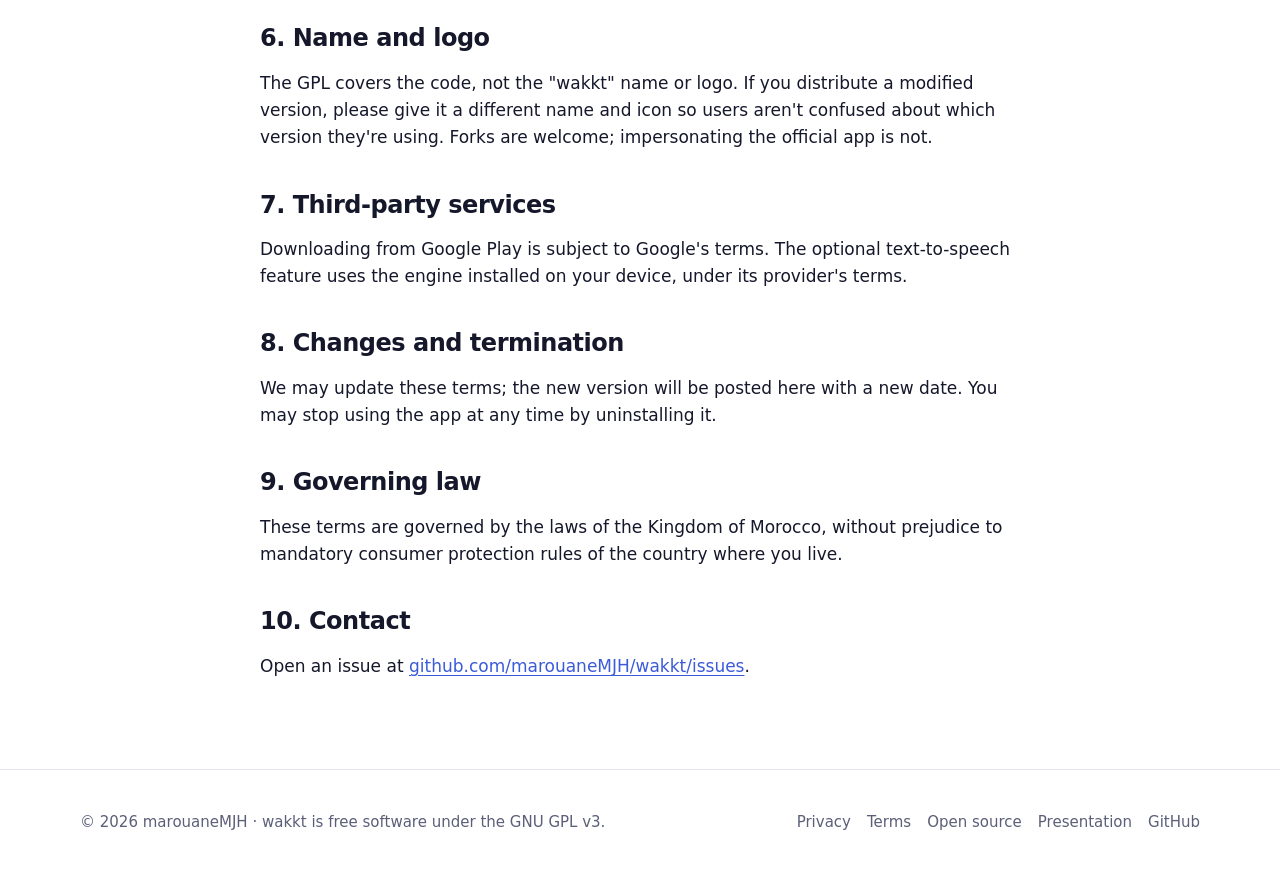
<file: docs/terms.html>
<!doctype html>
<html lang="en">
<head>
<meta charset="utf-8">
<meta name="viewport" content="width=device-width, initial-scale=1">
<title>Terms of use – wakkt</title>
<meta name="description" content="Terms of use for the free, open-source wakkt Android app.">
<meta name="color-scheme" content="light dark">
<meta name="theme-color" content="#3b5bdb">
<meta property="og:type" content="website">
<meta property="og:title" content="Terms of use – wakkt">
<meta property="og:description" content="Terms of use for the free, open-source wakkt Android app.">
<meta property="og:image" content="assets/og-image.png">
<link rel="icon" href="assets/icon.svg" type="image/svg+xml">
<link rel="apple-touch-icon" href="assets/icon-512.png">
<link rel="stylesheet" href="assets/style.css">
<script src="assets/site.js"></script>
</head>
<body>
<a class="skip-link" href="#main">Skip to content</a>
<header class="site-header">
  <div class="wrap">
    <a class="brand" href="index.html"><img src="assets/icon.svg" alt="" width="32" height="32">wakkt</a>
    <nav class="nav" aria-label="Main">
      <a href="index.html#features" class="hide-sm">Features</a>
      <a href="presentation.html">Presentation</a>
      <a href="open-source.html">Open source</a>
      <a href="privacy.html" class="hide-sm">Privacy</a>
    </nav>
    <button class="theme-toggle" type="button" aria-label="Toggle dark mode"><svg viewBox="0 0 24 24" fill="none" stroke="currentColor" stroke-width="2" stroke-linecap="round" stroke-linejoin="round" aria-hidden="true"><path d="M21 12.8A9 9 0 1 1 11.2 3a7 7 0 0 0 9.8 9.8z"/></svg></button>
  </div>
</header>
<main id="main">

<article class="doc narrow">
  <h1>Terms of use</h1>
  <p class="updated">Last updated: 13 November 2026</p>
  <div class="summary"><p><strong>In short:</strong> wakkt is free and open source. Use it as you like, at your own risk. It comes without warranty. Loud mode and intense visuals are your choice; use them responsibly.</p></div>

  <h2>1. Agreement</h2>
  <p>These terms apply to your use of the wakkt Android app ("the app") and this website, provided by marouaneMJH. By installing or using the app you agree to them. If you don't agree, don't use the app.</p>

  <h2>2. Free and open-source software</h2>
  <p>The app's source code is licensed under the <a href="open-source.html#license">GNU General Public License v3.0</a> (GPL-3.0). Your rights to use, study, copy, modify and redistribute the code are governed by that license, and nothing in these terms limits them. These terms cover the official builds we distribute and this website.</p>

  <h2>3. The app is provided "as is"</h2>
  <p>wakkt is provided free of charge, "as is" and "as available", without warranty of any kind, express or implied, including merchantability, fitness for a particular purpose and non-infringement, to the extent permitted by law (see also sections 15–16 of the GPL-3.0). We don't guarantee that a note will always appear: Android battery management, permissions you revoke or manufacturer restrictions can stop it.</p>

  <h2>4. Your responsibility</h2>
  <ul>
    <li><strong>Loud mode</strong> plays sounds at alarm volume, even when your phone is on silent. Use it where it won't disturb others or put you at risk, and never rely on it as a safety or medical alarm.</li>
    <li><strong>Visual effects</strong> are intentionally uncomfortable. They avoid strobing (no pattern changes more than 2.5 times per second), but if you have photosensitive epilepsy or feel discomfort, use the Quiet or Gentle intensity and stop using effects that bother you.</li>
    <li><strong>Covering apps:</strong> wakkt can cover apps you choose, including with notes that can't be closed. Don't put such notes on apps you may need urgently (phone, emergency, navigation, health or banking 2FA apps). You can always remove a note inside wakkt.</li>
    <li>You are responsible for the content of your notes and images and for having the right to use any image you add.</li>
  </ul>

  <h2>5. Limitation of liability</h2>
  <p>To the maximum extent permitted by applicable law, marouaneMJH and the contributors are not liable for any direct, indirect, incidental or consequential damages arising from use of or inability to use the app, including missed notifications, lost data, or disturbance caused by sounds or visuals. Some jurisdictions don't allow certain limitations; in that case they apply only as far as permitted.</p>

  <h2>6. Name and logo</h2>
  <p>The GPL covers the code, not the "wakkt" name or logo. If you distribute a modified version, please give it a different name and icon so users aren't confused about which version they're using. Forks are welcome; impersonating the official app is not.</p>

  <h2>7. Third-party services</h2>
  <p>Downloading from Google Play is subject to Google's terms. The optional text-to-speech feature uses the engine installed on your device, under its provider's terms.</p>

  <h2>8. Changes and termination</h2>
  <p>We may update these terms; the new version will be posted here with a new date. You may stop using the app at any time by uninstalling it.</p>

  <h2>9. Governing law</h2>
  <p>These terms are governed by the laws of the Kingdom of Morocco, without prejudice to mandatory consumer protection rules of the country where you live.</p>

  <h2>10. Contact</h2>
  <p>Open an issue at <a href="https://github.com/marouaneMJH/wakkt/issues">github.com/marouaneMJH/wakkt/issues</a>.</p>
</article>
</main>
<footer class="site-footer">
  <div class="wrap">
    <div>© <span data-year>2026</span> marouaneMJH · wakkt is free software under the <a href="open-source.html#license">GNU GPL v3</a>.</div>
    <nav aria-label="Footer">
      <a href="privacy.html">Privacy</a>
      <a href="terms.html">Terms</a>
      <a href="open-source.html">Open source</a>
      <a href="presentation.html">Presentation</a>
      <a href="https://github.com/marouaneMJH/wakkt">GitHub</a>
    </nav>
  </div>
</footer>
</body>
</html>
</file>
<file: docs/assets/style.css>
/* wakkt website – no external fonts, scripts or trackers. */
:root {
  --accent: #3b5bdb;
  --accent-strong: #2a3fa0;
  --accent-soft: #e7ecff;
  --note: #ffd43b;
  --note-fold: #f2a900;
  --bg: #ffffff;
  --bg-soft: #f6f7fb;
  --card: #ffffff;
  --text: #15172b;
  --muted: #5b5f78;
  --line: #e3e6f0;
  --radius: 20px;
  --shadow: 0 10px 30px rgba(21, 23, 43, 0.08);
  --font: system-ui, -apple-system, "Segoe UI", Roboto, "Helvetica Neue", Arial, sans-serif;
  --mono: ui-monospace, SFMono-Regular, Menlo, Consolas, monospace;
  color-scheme: light;
}
@media (prefers-color-scheme: dark) {
  :root:not([data-theme="light"]) {
    --accent: #8fa5ff;
    --accent-strong: #b7c4ff;
    --accent-soft: #1d2340;
    --bg: #0f1020;
    --bg-soft: #15172b;
    --card: #1a1c33;
    --text: #eceefa;
    --muted: #a3a7c2;
    --line: #2a2d48;
    --shadow: 0 10px 30px rgba(0, 0, 0, 0.35);
    color-scheme: dark;
  }
}
:root[data-theme="dark"] {
  --accent: #8fa5ff; --accent-strong: #b7c4ff; --accent-soft: #1d2340;
  --bg: #0f1020; --bg-soft: #15172b; --card: #1a1c33; --text: #eceefa;
  --muted: #a3a7c2; --line: #2a2d48; --shadow: 0 10px 30px rgba(0, 0, 0, 0.35);
  color-scheme: dark;
}

* { box-sizing: border-box; }
html { scroll-behavior: smooth; }
body {
  margin: 0;
  font-family: var(--font);
  font-size: 17px;
  line-height: 1.6;
  color: var(--text);
  background: var(--bg);
  -webkit-font-smoothing: antialiased;
}
img, svg { max-width: 100%; display: block; }
a { color: var(--accent); text-underline-offset: 3px; }
a:hover { color: var(--accent-strong); }
:focus-visible { outline: 3px solid var(--accent); outline-offset: 3px; border-radius: 6px; }

.wrap { width: min(1120px, 100% - 32px); margin-inline: auto; }
.narrow { width: min(760px, 100% - 32px); margin-inline: auto; }

/* Header */
.site-header {
  position: sticky; top: 0; z-index: 10;
  background: color-mix(in srgb, var(--bg) 85%, transparent);
  backdrop-filter: saturate(160%) blur(12px);
  border-bottom: 1px solid var(--line);
}
.site-header .wrap { display: flex; align-items: center; gap: 24px; height: 64px; }
.brand { display: flex; align-items: center; gap: 10px; font-weight: 800; font-size: 20px; color: var(--text); text-decoration: none; }
.brand img { width: 32px; height: 32px; border-radius: 8px; }
.nav { display: flex; gap: 20px; margin-left: auto; }
.nav a { color: var(--muted); text-decoration: none; font-weight: 500; font-size: 15px; }
.nav a:hover, .nav a[aria-current="page"] { color: var(--text); }
@media (max-width: 720px) { .nav .hide-sm { display: none; } .nav { gap: 14px; } }

/* Buttons */
.btn {
  display: inline-flex; align-items: center; gap: 8px;
  padding: 12px 20px; border-radius: 999px; min-height: 48px;
  font-weight: 600; font-size: 16px; text-decoration: none;
  border: 1px solid transparent; cursor: pointer;
}
.btn-primary { background: var(--accent); color: #fff; }
.btn-primary:hover { background: var(--accent-strong); color: #fff; }
@media (prefers-color-scheme: dark) { :root:not([data-theme="light"]) .btn-primary { color: #0f1020; } }
.btn-ghost { border-color: var(--line); color: var(--text); background: var(--card); }
.btn-ghost:hover { border-color: var(--accent); color: var(--text); }
.btn small { font-weight: 500; opacity: 0.75; }

/* Hero */
.hero { padding: 72px 0 56px; overflow: hidden; }
.hero .wrap { display: grid; grid-template-columns: 1.1fr 0.9fr; gap: 48px; align-items: center; }
@media (max-width: 880px) { .hero .wrap { grid-template-columns: 1fr; } .hero { padding-top: 40px; } }
.eyebrow { display: inline-block; font-size: 14px; font-weight: 600; color: var(--accent); background: var(--accent-soft); padding: 6px 12px; border-radius: 999px; }
h1 { font-size: clamp(38px, 6vw, 64px); line-height: 1.05; letter-spacing: -0.03em; margin: 18px 0 18px; }
h1 .hl { background: linear-gradient(transparent 60%, var(--note) 60%); color: var(--text); padding: 0 4px; }
.lead { font-size: clamp(18px, 2.2vw, 21px); color: var(--muted); max-width: 34ch; }
.cta { display: flex; flex-wrap: wrap; gap: 12px; margin-top: 28px; }
.meta { margin-top: 18px; font-size: 14px; color: var(--muted); }

/* Phone mockup */
.phone {
  position: relative; width: min(300px, 80vw); aspect-ratio: 9 / 19; margin-inline: auto;
  border-radius: 44px; padding: 12px; background: #11131f;
  box-shadow: 0 30px 60px rgba(21, 23, 43, 0.25), inset 0 0 0 2px #2a2d48;
}
.screen { position: relative; height: 100%; border-radius: 34px; overflow: hidden; background: linear-gradient(160deg, #ff7eb3, #7afcff 45%, #feff9c); }
.feed { position: absolute; inset: 0; padding: 48px 16px; display: grid; gap: 12px; align-content: start; filter: blur(5px); }
.feed span { display: block; height: 90px; border-radius: 16px; background: rgba(255, 255, 255, 0.55); }
.feed span:nth-child(2n) { height: 140px; }
.chaos {
  position: absolute; inset: 0; opacity: 0.55;
  background: repeating-linear-gradient(45deg, #ff2fd1 0 14px, #00e5ff 14px 28px);
  animation: crawl 6s linear infinite;
}
@keyframes crawl { to { background-position: 80px 0; } }
.sticky {
  position: absolute; left: 50%; top: 42%; width: 78%;
  transform: translate(-50%, -50%) rotate(-3deg);
  background: var(--note); color: #2b2410; border-radius: 4px;
  padding: 18px 18px 22px; box-shadow: 0 14px 28px rgba(0, 0, 0, 0.3);
  font-weight: 700; font-size: 18px; line-height: 1.3;
  animation: wobble 2.4s ease-in-out infinite;
}
.sticky::after { content: ""; position: absolute; right: 0; bottom: 0; border-style: solid; border-width: 0 0 22px 22px; border-color: transparent transparent var(--note-fold) transparent; transform: rotate(-90deg); }
.sticky small { display: block; font-weight: 500; font-size: 12px; opacity: 0.7; margin-top: 8px; }
.continue { position: absolute; left: 50%; bottom: 14%; transform: translateX(-50%); background: rgba(255, 255, 255, 0.9); color: #15172b; font-size: 13px; font-weight: 600; padding: 9px 16px; border-radius: 999px; white-space: nowrap; }
@keyframes wobble { 0%, 70%, 100% { transform: translate(-50%, -50%) rotate(-3deg); } 76% { transform: translate(-50%, -50%) rotate(1deg); } 82% { transform: translate(-50%, -50%) rotate(-5deg); } 88% { transform: translate(-50%, -50%) rotate(-2deg); } }
@media (prefers-reduced-motion: reduce) { .chaos, .sticky { animation: none; } }

/* Sections */
section { padding: 72px 0; }
section.alt { background: var(--bg-soft); }
h2 { font-size: clamp(28px, 4vw, 40px); line-height: 1.15; letter-spacing: -0.02em; margin: 0 0 12px; }
.section-lead { color: var(--muted); max-width: 60ch; margin: 0 0 40px; font-size: 18px; }
h3 { font-size: 20px; margin: 0 0 6px; }

.grid { display: grid; gap: 20px; }
.grid-3 { grid-template-columns: repeat(3, 1fr); }
.grid-4 { grid-template-columns: repeat(4, 1fr); }
@media (max-width: 960px) { .grid-4 { grid-template-columns: repeat(2, 1fr); } }
@media (max-width: 760px) { .grid-3, .grid-4 { grid-template-columns: 1fr; } }

.card { background: var(--card); border: 1px solid var(--line); border-radius: var(--radius); padding: 24px; box-shadow: var(--shadow); }
.card p { margin: 0; color: var(--muted); }
.step-n { width: 40px; height: 40px; border-radius: 12px; display: grid; place-items: center; background: var(--accent-soft); color: var(--accent); font-weight: 800; margin-bottom: 14px; }
.icon { width: 44px; height: 44px; border-radius: 12px; display: grid; place-items: center; background: var(--accent-soft); color: var(--accent); margin-bottom: 14px; }
.icon svg { width: 24px; height: 24px; }

.preset { position: relative; overflow: hidden; }
.preset .level { display: flex; gap: 4px; margin-bottom: 14px; }
.preset .level i { width: 18px; height: 8px; border-radius: 4px; background: var(--line); }
.preset .level i.on { background: var(--accent); }
.preset.brutal .level i.on { background: #e5484d; }
.preset ul { margin: 12px 0 0; padding-left: 18px; color: var(--muted); font-size: 15px; }
.badge { display: inline-block; font-size: 12px; font-weight: 700; text-transform: uppercase; letter-spacing: 0.06em; color: var(--accent); }

.privacy-box { display: grid; grid-template-columns: auto 1fr; gap: 24px; align-items: center; }
@media (max-width: 640px) { .privacy-box { grid-template-columns: 1fr; } }
.shield { width: 96px; height: 96px; border-radius: 28px; display: grid; place-items: center; background: var(--accent); color: #fff; }
.shield svg { width: 52px; height: 52px; }
.checks { list-style: none; padding: 0; margin: 0; display: grid; gap: 10px; }
.checks li { padding-left: 32px; position: relative; }
.checks li::before { content: "✓"; position: absolute; left: 0; top: 0; width: 22px; height: 22px; border-radius: 50%; background: var(--accent-soft); color: var(--accent); font-weight: 800; font-size: 13px; display: grid; place-items: center; }

details { border-bottom: 1px solid var(--line); padding: 18px 0; }
details summary { cursor: pointer; font-weight: 600; font-size: 18px; list-style: none; display: flex; justify-content: space-between; gap: 16px; }
details summary::after { content: "+"; color: var(--accent); font-size: 22px; line-height: 1; }
details[open] summary::after { content: "–"; }
details p { color: var(--muted); margin: 10px 0 0; }

code, pre { font-family: var(--mono); font-size: 0.92em; }
pre { background: var(--bg-soft); border: 1px solid var(--line); border-radius: 14px; padding: 16px; overflow-x: auto; }
code { background: var(--bg-soft); padding: 2px 6px; border-radius: 6px; }
pre code { background: none; padding: 0; }

/* Legal / document pages */
.doc { padding: 48px 0 72px; }
.doc h1 { font-size: clamp(32px, 5vw, 44px); margin-top: 0; }
.doc h2 { font-size: 24px; margin-top: 40px; }
.doc p, .doc li { color: var(--text); }
.doc .updated { color: var(--muted); font-size: 15px; }
.doc .summary { background: var(--accent-soft); border-radius: var(--radius); padding: 20px 24px; margin: 24px 0; }
.doc .summary p { margin: 0; }
.doc table { width: 100%; border-collapse: collapse; margin: 16px 0; font-size: 15px; }
.doc th, .doc td { text-align: left; padding: 10px 12px; border-bottom: 1px solid var(--line); vertical-align: top; }
.doc th { color: var(--muted); font-weight: 600; }
.table-scroll { overflow-x: auto; }

/* Footer */
.site-footer { border-top: 1px solid var(--line); padding: 40px 0; color: var(--muted); font-size: 15px; }
.site-footer .wrap { display: flex; flex-wrap: wrap; gap: 16px 32px; justify-content: space-between; align-items: center; }
.site-footer nav { display: flex; flex-wrap: wrap; gap: 16px; }
.site-footer a { color: var(--muted); text-decoration: none; }
.site-footer a:hover { color: var(--text); }

.theme-toggle { margin-left: 8px; width: 40px; height: 40px; border-radius: 50%; border: 1px solid var(--line); background: var(--card); color: var(--text); cursor: pointer; display: grid; place-items: center; }
.theme-toggle svg { width: 18px; height: 18px; }

.skip-link { position: absolute; left: -999px; top: 12px; z-index: 20; background: var(--accent); color: #fff; padding: 10px 16px; border-radius: 10px; }
.skip-link:focus { left: 16px; }
.nav a { white-space: nowrap; }
@media (max-width: 420px) { .nav { gap: 12px; } .nav a { font-size: 14px; } .brand { font-size: 18px; } .site-header .wrap { gap: 12px; } }
</file>
<file: docs/assets/deck.css>
/* Slide deck: 16:9 slides scaled to fit the viewport. */
html, body { height: 100%; }
body.deck { margin: 0; background: #0b0c18; overflow: hidden; font-family: var(--font); }
.deck-stage { position: fixed; inset: 0; display: grid; place-items: center; }
.slide {
  position: absolute; width: 1280px; height: 720px; left: 50%; top: 50%;
  transform: translate(-50%, calc(-50% - 30px)) scale(var(--scale, 1));
  background: var(--bg); color: var(--text); border-radius: 18px; overflow: hidden;
  padding: 72px 88px; display: none; flex-direction: column; justify-content: center;
  box-shadow: 0 30px 80px rgba(0, 0, 0, 0.5);
}
.slide.active { display: flex; animation: fade 0.35s ease; }
@keyframes fade { from { opacity: 0; } to { opacity: 1; } }
@media (prefers-reduced-motion: reduce) { .slide.active { animation: none; } }
.slide h1 { font-size: 76px; margin: 0 0 20px; }
.slide h2 { font-size: 52px; margin: 0 0 28px; letter-spacing: -0.02em; }
.slide p, .slide li { font-size: 28px; line-height: 1.45; color: var(--muted); }
.slide ul { margin: 0; padding-left: 32px; display: grid; gap: 10px; }
.slide strong { color: var(--text); }
.slide .kicker { font-size: 20px; font-weight: 700; color: var(--accent); text-transform: uppercase; letter-spacing: 0.08em; margin-bottom: 14px; }
.slide.cover { background: linear-gradient(135deg, #3b5bdb, #2a3fa0); color: #fff; }
.slide.cover p { color: #dde4ff; font-size: 32px; }
.slide.cover h1 { color: #fff; }
.slide .cols { display: grid; grid-template-columns: repeat(var(--n, 2), 1fr); gap: 28px; }
.slide .tile { background: var(--bg-soft); border: 1px solid var(--line); border-radius: 20px; padding: 26px; }
.slide .tile h3 { font-size: 28px; margin: 0 0 8px; color: var(--text); }
.slide .tile p { font-size: 22px; margin: 0; }
.slide .big-note { align-self: flex-start; background: var(--note); color: #2b2410; padding: 26px 32px; border-radius: 4px; font-size: 40px; font-weight: 800; transform: rotate(-2deg); box-shadow: 0 16px 32px rgba(0,0,0,0.25); margin: 8px 0 28px; }
.slide .logo { width: 140px; height: 140px; border-radius: 32px; margin-bottom: 28px; }
.slide .foot { position: absolute; left: 88px; bottom: 32px; font-size: 16px; color: var(--muted); }
.slide.cover .foot { color: #c3cdfa; }
.deck-ui { position: fixed; left: 0; right: 0; bottom: 0; display: flex; align-items: center; gap: 12px; padding: 10px 16px; color: #c3c6dc; font-size: 14px; }
.deck-ui button, .deck-ui a { background: rgba(255,255,255,0.08); color: #fff; border: 0; border-radius: 999px; min-width: 44px; height: 44px; padding: 0 14px; cursor: pointer; font-size: 15px; text-decoration: none; display: inline-grid; place-items: center; }
.deck-ui .progress { flex: 1; height: 4px; background: rgba(255,255,255,0.12); border-radius: 2px; overflow: hidden; }
.deck-ui .progress i { display: block; height: 100%; background: #8fa5ff; width: 0; transition: width 0.3s; }
@media print {
  body.deck { background: #fff; overflow: visible; }
  .deck-stage { position: static; display: block; }
  .deck-ui { display: none; }
  .slide { display: flex !important; position: relative; transform: none; left: 0; top: 0; margin: 0; border-radius: 0; box-shadow: none; page-break-after: always; animation: none; }
  @page { size: 1280px 720px; margin: 0; }
}
</file>
